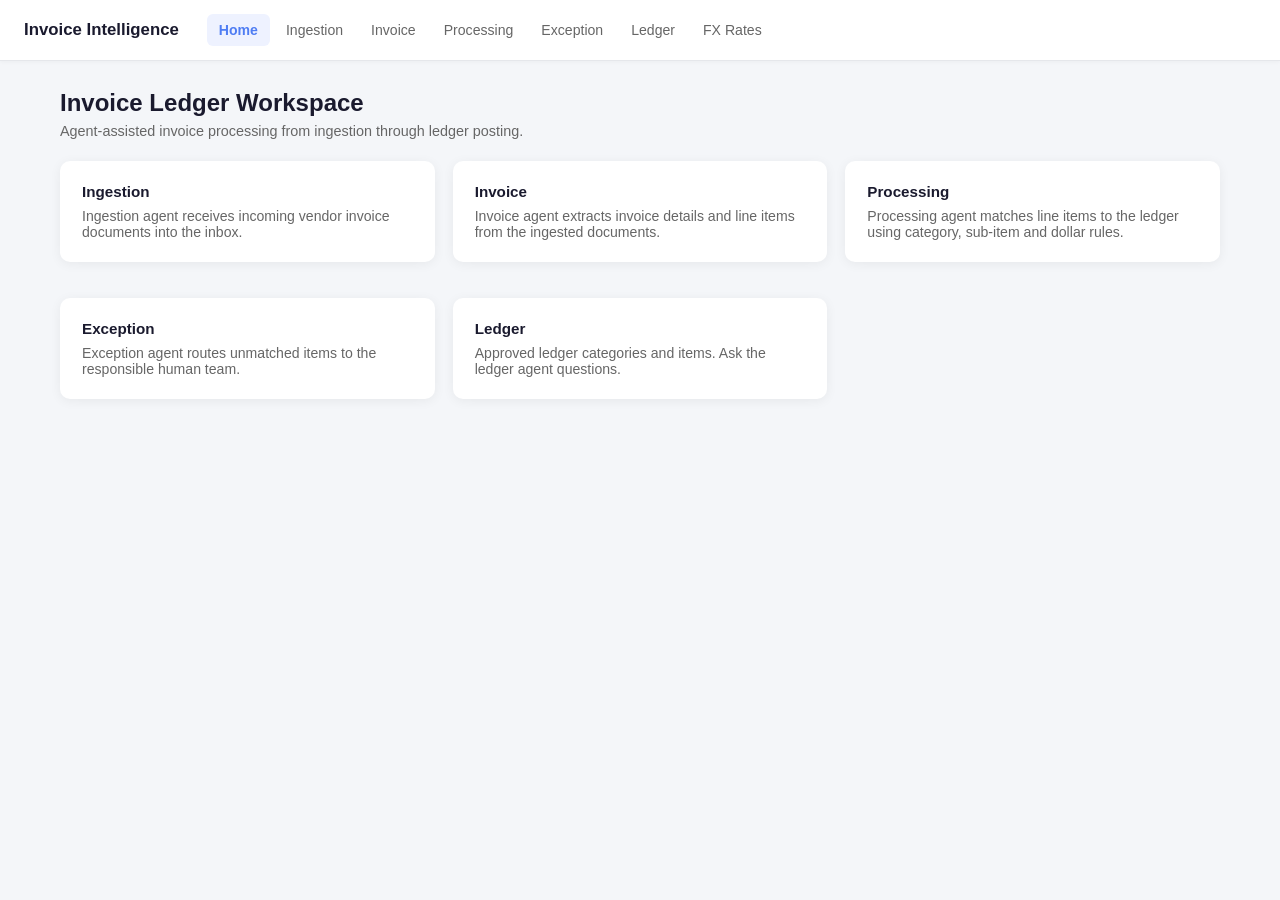
<file: src/invledger_app/wwwroot/index.html>
<!DOCTYPE html>
<html lang="en">
<head>
  <meta charset="UTF-8" />
  <meta name="viewport" content="width=device-width, initial-scale=1.0" />
  <title>Invoice Ledger Workspace</title>
  <link rel="stylesheet" href="assets/styles.css" />
</head>
<body>
  <main>
    <h1>Invoice Ledger Workspace</h1>
    <div class="subtitle">Agent-assisted invoice processing from ingestion through ledger posting.</div>

    <div class="grid-3">
      <a class="card" href="pages/ingestion.html" style="text-decoration:none;color:inherit;">
        <h3>Ingestion</h3>
        <p style="color:var(--muted);font-size:0.88rem;">Ingestion agent receives incoming vendor invoice documents into the inbox.</p>
      </a>
      <a class="card" href="pages/invoice.html" style="text-decoration:none;color:inherit;">
        <h3>Invoice</h3>
        <p style="color:var(--muted);font-size:0.88rem;">Invoice agent extracts invoice details and line items from the ingested documents.</p>
      </a>
      <a class="card" href="pages/processing.html" style="text-decoration:none;color:inherit;">
        <h3>Processing</h3>
        <p style="color:var(--muted);font-size:0.88rem;">Processing agent matches line items to the ledger using category, sub-item and dollar rules.</p>
      </a>
      <a class="card" href="pages/exception.html" style="text-decoration:none;color:inherit;">
        <h3>Exception</h3>
        <p style="color:var(--muted);font-size:0.88rem;">Exception agent routes unmatched items to the responsible human team.</p>
      </a>
      <a class="card" href="pages/ledger.html" style="text-decoration:none;color:inherit;">
        <h3>Ledger</h3>
        <p style="color:var(--muted);font-size:0.88rem;">Approved ledger categories and items. Ask the ledger agent questions.</p>
      </a>
    </div>
  </main>

  <script src="assets/app.js?v=20260517"></script>
  <script>renderHeader('Home');</script>
</body>
</html>
</file>
<file: src/invledger_app/wwwroot/assets/styles.css>
* { box-sizing: border-box; margin: 0; padding: 0; }

:root {
  --primary: #4f7df3;
  --primary-dark: #3a65d6;
  --bg: #f4f6f9;
  --card: #ffffff;
  --text: #1a1a2e;
  --muted: #666;
  --border: #e5e7eb;
  --input-bg: #fafafa;
}

body {
  font-family: -apple-system, BlinkMacSystemFont, 'Segoe UI', sans-serif;
  background: var(--bg);
  color: #333;
  min-height: 100vh;
  display: flex;
  flex-direction: column;
}

header {
  background: var(--card);
  border-bottom: 1px solid var(--border);
  padding: 14px 24px;
  display: flex;
  align-items: center;
  gap: 28px;
  box-shadow: 0 1px 4px rgba(0,0,0,0.04);
}
header .brand { font-weight: 700; color: var(--text); font-size: 1.05rem; }
header nav { display: flex; gap: 4px; flex-wrap: wrap; }
header nav a {
  padding: 8px 12px;
  border-radius: 6px;
  text-decoration: none;
  color: var(--muted);
  font-size: 0.88rem;
  font-weight: 500;
}
header nav a:hover { background: #eef2ff; color: var(--primary); }
header nav a.active { background: #eef2ff; color: var(--primary); font-weight: 600; }

main {
  flex: 1;
  width: 100%;
  max-width: 1200px;
  margin: 0 auto;
  padding: 28px 20px;
}

h1 { font-size: 1.5rem; font-weight: 600; color: var(--text); margin-bottom: 6px; }
h2 { font-size: 1rem; font-weight: 600; color: var(--text); margin: 18px 0 10px; }
h3 { font-size: 0.95rem; font-weight: 600; color: var(--text); margin-bottom: 8px; }
.subtitle { color: var(--muted); font-size: 0.9rem; margin-bottom: 22px; }

.card {
  background: var(--card);
  border-radius: 10px;
  box-shadow: 0 2px 12px rgba(0,0,0,0.06);
  padding: 22px;
  margin-bottom: 18px;
}

.grid-2 { display: grid; grid-template-columns: 1fr 1fr; gap: 18px; }
.grid-3 { display: grid; grid-template-columns: repeat(3, 1fr); gap: 18px; }
@media (max-width: 800px) { .grid-2, .grid-3 { grid-template-columns: 1fr; } }

label { display: block; font-size: 0.78rem; font-weight: 600; margin-bottom: 6px; color: #555; text-transform: uppercase; letter-spacing: 0.04em; }
input[type=text], input[type=email], input[type=number], input[type=date], textarea, select {
  width: 100%; border: 1px solid #d1d5db; border-radius: 6px; padding: 9px 11px;
  font-size: 0.9rem; color: #333; background: var(--input-bg); outline: none; font-family: inherit;
}
textarea { resize: vertical; min-height: 110px; }
input:focus, textarea:focus, select:focus { border-color: var(--primary); background: #fff; }
.row { margin-bottom: 12px; }

button, .btn {
  background: var(--primary); color: #fff; border: none; border-radius: 6px;
  padding: 9px 18px; font-size: 0.9rem; font-weight: 600; cursor: pointer;
  text-decoration: none; display: inline-block;
}
button:hover:not(:disabled), .btn:hover { background: var(--primary-dark); }
button:disabled { background: #a5b4fc; cursor: not-allowed; }
.btn-secondary { background: #e5e7eb; color: #333; }
.btn-secondary:hover { background: #d1d5db; }
.btn-danger { background: #dc2626; }
.btn-danger:hover { background: #b91c1c; }

table { width: 100%; border-collapse: collapse; font-size: 0.88rem; }
th, td { text-align: left; padding: 10px 12px; border-bottom: 1px solid var(--border); }
th { background: #f8fafc; color: #555; font-weight: 600; text-transform: uppercase; font-size: 0.75rem; letter-spacing: 0.04em; }
tr:hover td { background: #fafbfd; }

.badge { display: inline-block; padding: 2px 10px; border-radius: 999px; font-size: 0.72rem; font-weight: 600; }
.badge.high { background: #fee2e2; color: #b91c1c; }
.badge.medium { background: #fef3c7; color: #92400e; }
.badge.low { background: #dcfce7; color: #166534; }
.badge.action { background: #dbeafe; color: #1e40af; }
.badge.info { background: #f1f5f9; color: #475569; }
.badge.open { background: #fef3c7; color: #92400e; }
.badge.closed { background: #dcfce7; color: #166534; }
.badge.review { background: #ede9fe; color: #6d28d9; }

.stat {
  background: linear-gradient(135deg, #eef2ff, #f8fafc);
  border-radius: 8px; padding: 18px; text-align: center;
}
.stat .num { font-size: 1.8rem; font-weight: 700; color: var(--primary); }
.stat .lbl { font-size: 0.82rem; color: var(--muted); margin-top: 4px; }

.empty { color: #888; font-size: 0.9rem; padding: 28px; text-align: center; }
.summary { background: #f8fafc; border-left: 3px solid var(--primary); padding: 12px 14px; border-radius: 4px; margin-top: 12px; font-size: 0.9rem; line-height: 1.55; }

pre { background: #0f172a; color: #e2e8f0; padding: 12px; border-radius: 6px; font-size: 0.78rem; overflow: auto; max-height: 280px; white-space: pre-wrap; }

.tabs { display: flex; gap: 2px; border-bottom: 1px solid var(--border); margin-bottom: 10px; }
.tabs .tab {
  background: transparent; color: var(--muted); border: none; border-bottom: 2px solid transparent;
  padding: 8px 14px; font-size: 0.85rem; font-weight: 600; cursor: pointer; border-radius: 0;
}
.tabs .tab:hover:not(:disabled) { background: transparent; color: var(--primary); }
.tabs .tab.active { color: var(--primary); border-bottom-color: var(--primary); }
.tab-panel { display: none; }
.tab-panel.active { display: block; }
.tab-panel pre { max-height: 640px; }

.output-split { display: grid; grid-template-columns: minmax(0, 1fr) minmax(0, 1fr); gap: 14px; align-items: start; }
@media (max-width: 900px) { .output-split { grid-template-columns: 1fr; } }
.output-split .doc-preview { background: #f8fafc; border: 1px solid var(--border); border-radius: 6px; padding: 10px; max-height: 640px; overflow: auto; display: flex; align-items: flex-start; justify-content: center; }
.output-split .doc-preview img { max-width: 100%; height: auto; border-radius: 4px; background: #fff; }
.output-split .doc-preview .empty { padding: 40px 12px; }
.output-split .md-render {
  background: #fff; border: 1px solid var(--border); border-radius: 6px; padding: 14px 16px;
  font-size: 0.88rem; line-height: 1.55; color: #1f2937; max-height: 640px; overflow: auto;
}
.output-split .md-render h1, .output-split .md-render h2, .output-split .md-render h3 { margin: 12px 0 6px; color: var(--text); }
.output-split .md-render h1 { font-size: 1.05rem; }
.output-split .md-render h2 { font-size: 0.98rem; }
.output-split .md-render h3 { font-size: 0.92rem; }
.output-split .md-render p { margin: 6px 0; }
.output-split .md-render ul, .output-split .md-render ol { margin: 6px 0 6px 20px; }
.output-split .md-render table { width: 100%; border-collapse: collapse; margin: 8px 0; font-size: 0.82rem; }
.output-split .md-render th, .output-split .md-render td { border: 1px solid var(--border); padding: 6px 8px; text-align: left; }
.output-split .md-render th { background: #f1f5f9; }
.output-split .md-render code { background: #f1f5f9; padding: 1px 5px; border-radius: 3px; font-size: 0.82rem; }
.output-split .md-render pre { background: #0f172a; color: #e2e8f0; max-height: 280px; }
.output-split pre { margin: 0; max-height: 640px; }

.toolbar { display: flex; gap: 10px; align-items: center; margin-bottom: 14px; flex-wrap: wrap; }
.toolbar .spacer { flex: 1; }

.flex { display: flex; gap: 10px; align-items: center; }
.flex-col { display: flex; flex-direction: column; gap: 8px; }

.bar-chart { display: flex; align-items: flex-end; gap: 12px; height: 180px; padding: 10px 0; border-bottom: 1px solid var(--border); }
.bar-chart .bar { flex: 1; background: linear-gradient(180deg, var(--primary), #93b4ff); border-radius: 4px 4px 0 0; position: relative; min-height: 4px; }
.bar-chart .bar::after { content: attr(data-value); position: absolute; top: -18px; left: 50%; transform: translateX(-50%); font-size: 0.72rem; color: var(--muted); }
.bar-labels { display: flex; gap: 12px; margin-top: 6px; }
.bar-labels span { flex: 1; text-align: center; font-size: 0.75rem; color: var(--muted); }

.list-item {
  border: 1px solid var(--border); border-radius: 6px; padding: 12px 14px;
  margin-bottom: 8px; background: #fff;
}
.list-item .meta { font-size: 0.78rem; color: var(--muted); margin-top: 4px; }

.diff-old { background: #fee2e2; padding: 2px 4px; border-radius: 3px; }
.diff-new { background: #dcfce7; padding: 2px 4px; border-radius: 3px; }

.notice { padding: 10px 14px; border-radius: 6px; margin-bottom: 12px; font-size: 0.88rem; }
.notice.success { background: #dcfce7; color: #166534; }
.notice.warn { background: #fef3c7; color: #92400e; }
.notice.error { background: #fee2e2; color: #b91c1c; }

.scenario-banner {
  display: flex; align-items: center; gap: 8px;
  background: #f0fdf4; border: 1px solid #86efac; border-radius: 8px;
  padding: 10px 16px; font-size: 0.88rem; color: #166534; margin-bottom: 18px;
}

.email-folder-banner {
  display: flex; align-items: center; flex-wrap: wrap; gap: 4px 10px;
  background: #eff6ff; border: 1px solid #93c5fd; border-radius: 8px;
  padding: 10px 16px; font-size: 0.85rem; color: #1e40af; margin-bottom: 18px;
}
.email-folder-banner a { color: #1d4ed8; text-decoration: underline; }
.email-folder-banner .ef-file { display: inline-flex; align-items: center; gap: 4px; }

.sample-grid { display: grid; grid-template-columns: repeat(4, 1fr); gap: 12px; }
@media (max-width: 800px) { .sample-grid { grid-template-columns: repeat(2, 1fr); } }
.sample-tile { border: 2px solid var(--border); border-radius: 8px; padding: 8px; background: #fafafa; display: flex; flex-direction: column; gap: 8px; }
.sample-tile.selected { border-color: var(--primary); background: #eef2ff; }
.sample-tile img { width: 100%; height: 140px; object-fit: cover; object-position: top; border-radius: 4px; cursor: zoom-in; background: #fff; }
.sample-label { font-size: 0.78rem; color: var(--muted); text-align: center; }
.sample-actions { display: flex; gap: 6px; }
.sample-actions button { flex: 1; padding: 5px 8px; font-size: 0.75rem; }

.lightbox { position: fixed; inset: 0; background: rgba(0,0,0,0.85); display: none; align-items: center; justify-content: center; z-index: 1000; padding: 24px; }
.lightbox.open { display: flex; }
.lightbox-inner { position: relative; max-width: 95%; max-height: 95%; }
.lightbox-inner img { max-width: 100%; max-height: 90vh; border-radius: 6px; background: #fff; }
.lightbox-close { position: absolute; top: -14px; right: -14px; width: 36px; height: 36px; border-radius: 50%; padding: 0; font-size: 1.4rem; line-height: 1; }

.sample-selected { font-size: 0.82rem; color: var(--primary); margin-top: 8px; }

/* Sample Docs popover (also reused by agent instructions popover) */
.sample-docs-wrapper { position: relative; display: inline-block; margin-left: 8px; }
.sample-docs-trigger {
  display: inline-block; cursor: pointer; padding: 6px 10px; border-radius: 6px;
  background: #eef2ff; color: var(--primary); font-size: 0.82rem; font-weight: 600;
  border: 1px solid transparent; user-select: none;
}
.sample-docs-trigger:hover, .sample-docs-trigger:focus { background: #e0e7ff; outline: none; }
.sample-docs-popover {
  position: absolute; top: calc(100% + 6px); left: 0; z-index: 50;
  background: #fff; border: 1px solid var(--border); border-radius: 8px;
  box-shadow: 0 8px 24px rgba(0,0,0,0.12); padding: 14px; min-width: 320px;
  display: none;
}
.sample-docs-popover.open { display: block; }
.sample-docs-title { font-weight: 600; color: var(--text); font-size: 0.92rem; margin-bottom: 4px; }
.sample-docs-hint { font-size: 0.78rem; color: var(--muted); margin-bottom: 10px; }

/* Agent instructions popover */
.agent-info-wrapper { position: relative; display: inline-block; margin-left: 10px; vertical-align: middle; }
.agent-info-trigger {
  display: inline-flex; align-items: center; gap: 4px; cursor: pointer;
  padding: 4px 10px; border-radius: 999px; background: #eef2ff; color: var(--primary);
  font-size: 0.78rem; font-weight: 600; border: 1px solid transparent; user-select: none;
}
.agent-info-trigger:hover, .agent-info-trigger:focus { background: #e0e7ff; outline: none; }
.agent-info-popover {
  position: absolute; top: calc(100% + 6px); left: 0; z-index: 50;
  background: #fff; border: 1px solid var(--border); border-radius: 8px;
  box-shadow: 0 8px 24px rgba(0,0,0,0.12); padding: 14px 16px;
  width: min(560px, 90vw); max-height: 480px; overflow: auto;
  display: none;
}
.agent-info-popover.open { display: block; }
.agent-info-title { font-weight: 600; color: var(--text); font-size: 0.92rem; margin-bottom: 4px; }
.agent-info-hint { font-size: 0.78rem; color: var(--muted); margin-bottom: 10px; }
.agent-info-block { margin-bottom: 14px; }
.agent-info-block:last-child { margin-bottom: 0; }
.agent-info-name { font-size: 0.82rem; font-weight: 600; color: var(--primary); margin-bottom: 4px; font-family: ui-monospace, SFMono-Regular, Menlo, monospace; }
.agent-info-instructions {
  background: var(--input-bg); border: 1px solid var(--border); border-radius: 6px;
  padding: 10px 12px; font-size: 0.82rem; line-height: 1.5; color: #1f2937;
  white-space: pre-wrap; font-family: ui-monospace, SFMono-Regular, Menlo, monospace;
}
</file>
